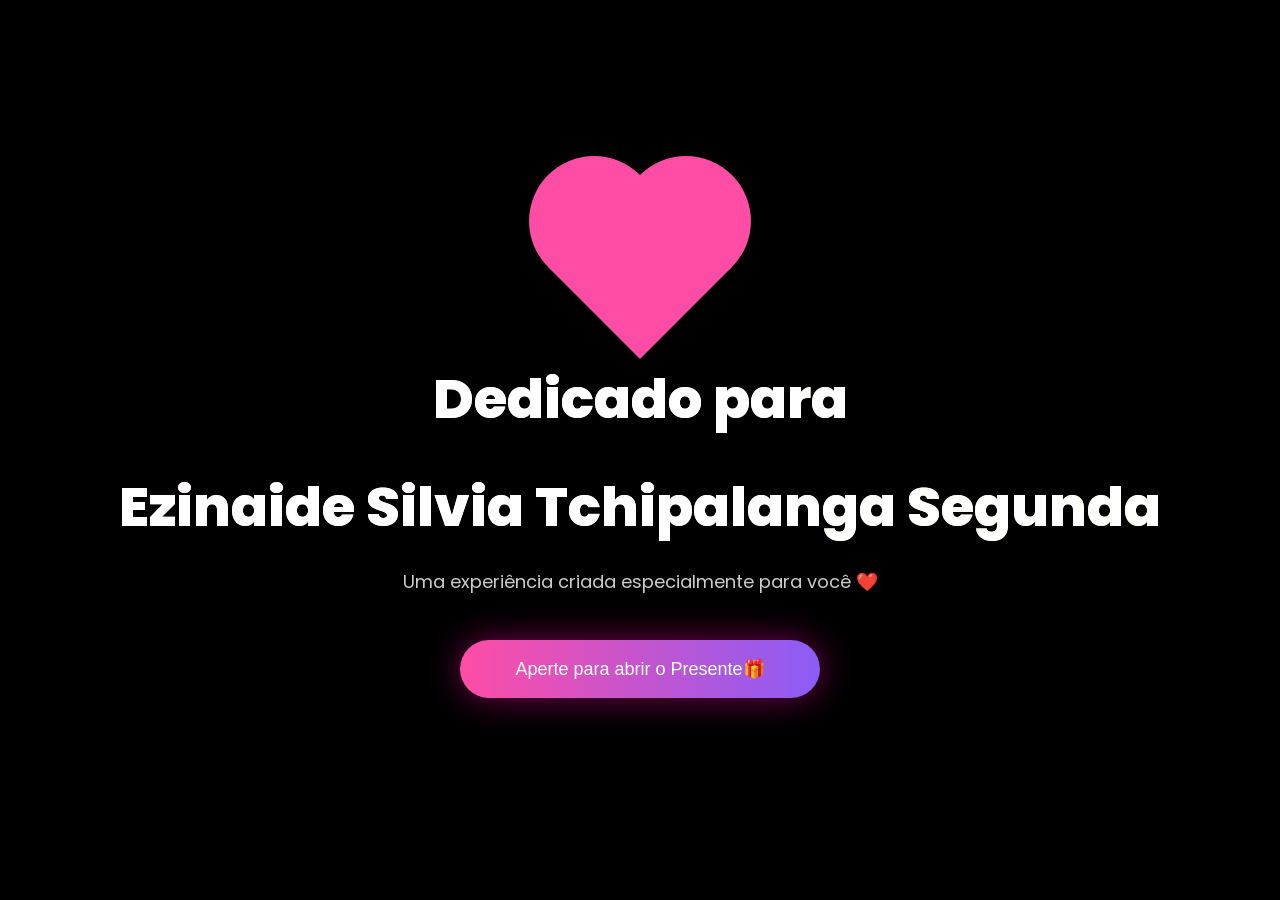
<file: index.html>
<!DOCTYPE html>
<html lang="pt">

<head>
    <meta charset="UTF-8">
    <meta name="viewport" content="width=device-width, initial-scale=1.0">
    <title>Universo do Amor</title>

    <link rel="stylesheet" href="style.css">
    <link rel="preconnect" href="https://fonts.googleapis.com">
    <link href="https://fonts.googleapis.com/css2?family=Poppins:wght@300;400;600;700;800&display=swap" rel="stylesheet">

</head>

<body>
<div id="loading-screen">
    <div class="loading-content">
        <div class="heart-loader"></div>

        <h1>Dedicado para</h1>
        <h1>Ezinaide Silvia Tchipalanga Segunda</h1>
        <p>
            Uma experiência criada especialmente para você ❤️
        </p>

        <button id="btn-entrar">
            Aperte para abrir o Presente🎁
        </button>

    </div>
</div>

<div id="transition"></div>
<div id="music-player">
    <button id="playPause">
        <i class="fa-solid fa-play"></i>
    </button>

    <div class="music-info">
        <h3>Música favorita</h3>

        <div class="barra">
            <div class="progresso"></div>
        </div>
    </div>

    <input type="range"
           id="volume"
           min="0"
           max="100"
           value="50">
</div>
<audio id="musica" loop>
    <source
        src="audio/musica.mp3"
        type="audio/mp3">
</audio>

<header>

    <div class="logo">
        ❤️ 05/07/2026 🎉
    </div>

    <nav>
        <ul>
            <li><a class="page-link" href="index.html">Início</a></li>

            <li><a class="page-link" href="galaxia.html">Galáxia</a></li>

            <li><a class="page-link" href="sentimentos.html">Sentimentos</a></li>

            <li><a class="page-link" href="momentos.html">Momentos</a></li>

            <li><a class="page-link" href="contacto.html">Contacto</a></li>
        </ul>
    </nav>
</header>

<section class="hero">
    <div class="hero-left">
        <h1>

            Feliz Aniversário 

            <strong> Nay 🎉 ❤️</strong>

        </h1>

        <p>

            Explore um universo onde cada planeta
            representa uma lembrança, um sentimento
            e o quanto és especial para mim.

        </p>

        <a href="galaxia.html" class="hero-button page-link">

            Explorar a Galáxia

        </a>
    </div>
</section>

<script src="script.js"></script>
</body>
</html>
</file>
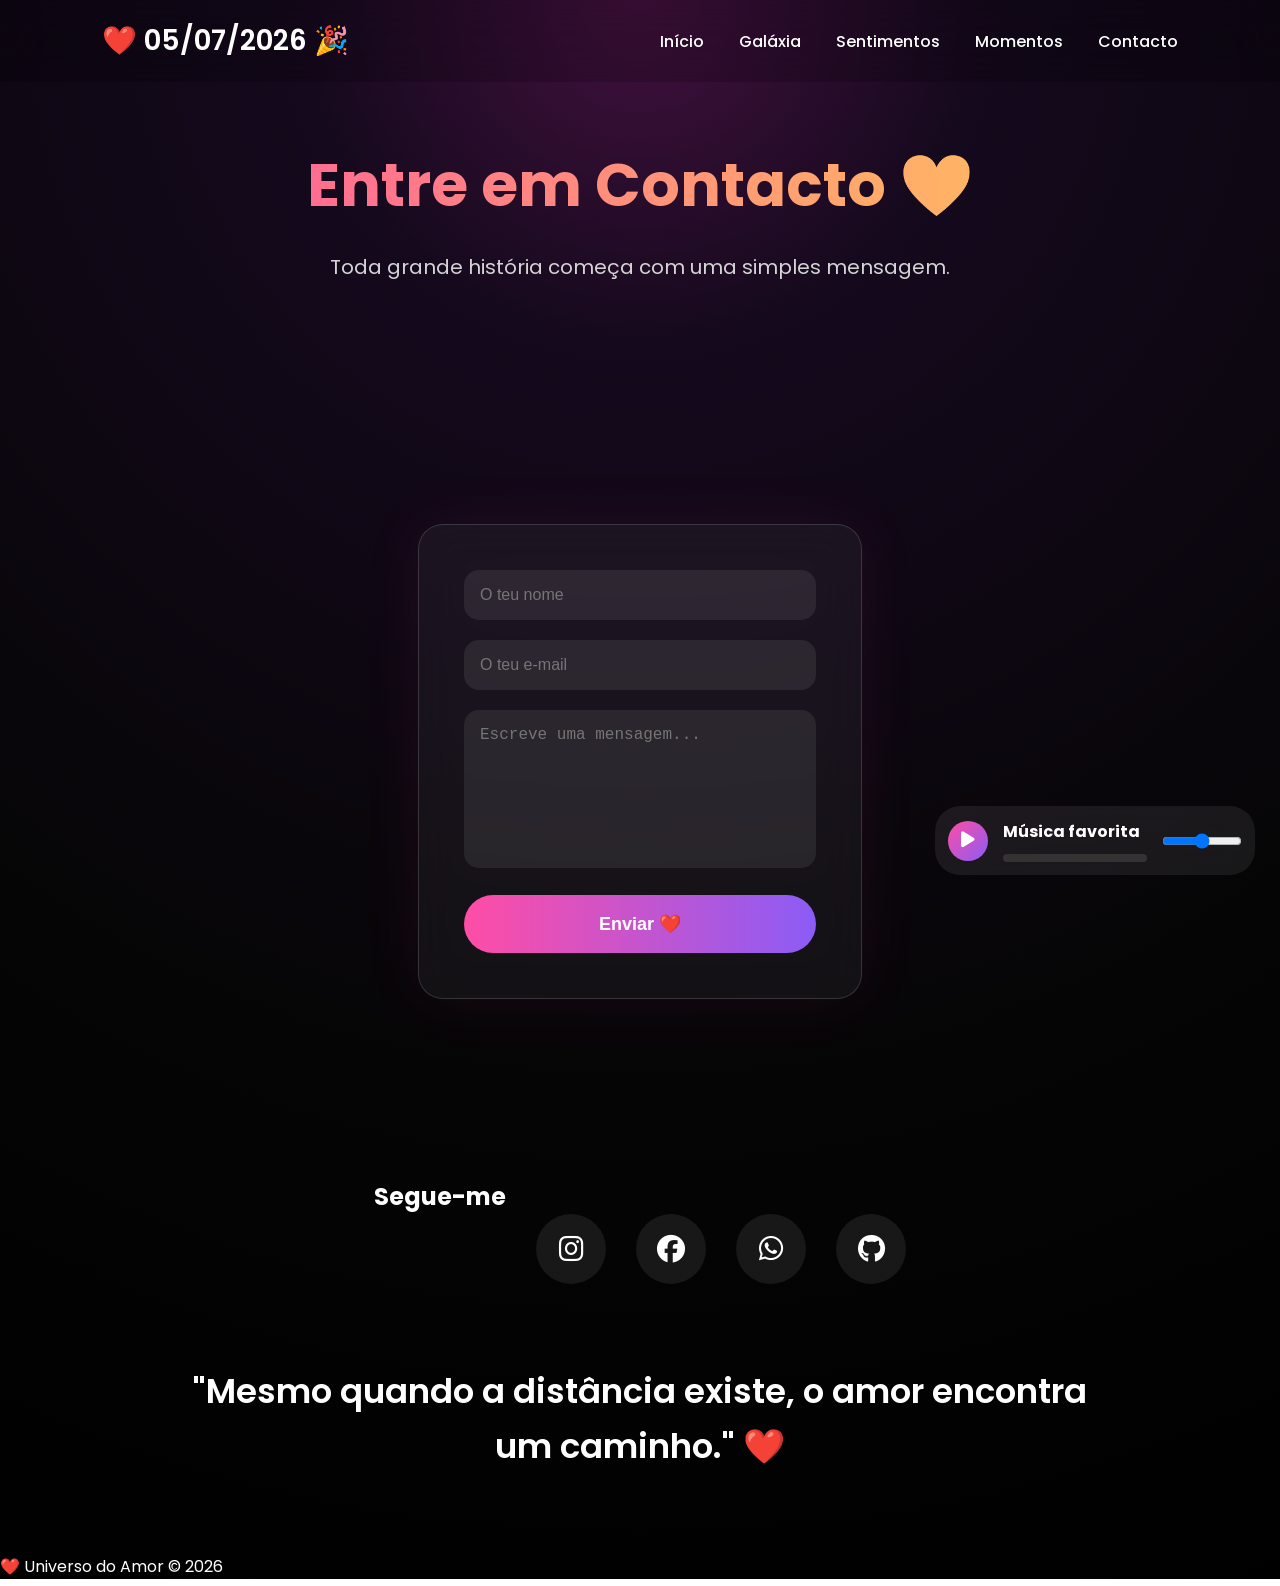
<file: contacto.html>
<!DOCTYPE html>
<html lang="pt">

<head>
    <meta charset="UTF-8">
    <meta name="viewport"
        content="width=device-width, initial-scale=1.0">

    <title>Contacto</title>
    <link rel="stylesheet" href="style.css">
    <link rel="preconnect"
        href="https://fonts.googleapis.com">

    <link rel="stylesheet"
        href="https://cdnjs.cloudflare.com/ajax/libs/font-awesome/6.6.0/css/all.min.css">

    <link href="https://fonts.googleapis.com/css2?family=Poppins:wght@300;400;600;700;800&display=swap"
        rel="stylesheet">
</head>

<body>

<!-- EFEITO DE TRANSIÇÃO -->
<div id="transition"></div>

    <!-- MENU -->
<header>

    <div class="logo">
        ❤️ 05/07/2026 🎉
    </div>

    <nav>
        <ul>
            <li><a class="page-link" href="index.html">Início</a></li>

            <li><a class="page-link" href="galaxia.html">Galáxia</a></li>

            <li><a class="page-link" href="sentimentos.html">Sentimentos</a></li>

            <li><a class="page-link" href="momentos.html">Momentos</a></li>

            <li><a class="page-link" href="contacto.html">Contacto</a></li>
        </ul>
    </nav>
</header>

<!-- TÍTULO -->
<section class="titulo">
    <h1>

        Entre em Contacto ❤️

    </h1>

    <p>

        Toda grande história começa com uma simples mensagem.

    </p>
</section>

<!-- FORMULÁRIO -->
<section id="contacto">
    <div class="contact-container">
        <form>
            <input
            type="text"
            placeholder="O teu nome"
            required>

            <input
            type="email"
            placeholder="O teu e-mail"
            required>

            <textarea
            rows="7"
            placeholder="Escreve uma mensagem..."
            required></textarea>

            <button type="submit">

            Enviar ❤️

            </button>
        </form>
    </div>
</section>

<!-- REDES SOCIAIS -->
<section class="redes">
    <h2>

        Segue-me

    </h2>

    <div class="social-icons">
        <a href="#">
            <i class="fab fa-instagram"></i>
        </a>

        <a href="#">
            <i class="fab fa-facebook"></i>
        </a>

        <a href="#">
            <i class="fab fa-whatsapp"></i>
        </a>

        <a href="#">
            <i class="fab fa-github"></i>
        </a>
    </div>
</section>

<!-- FRASE -->
<section class="frase-amor">
    <h2>

    "Mesmo quando a distância existe,
    o amor encontra um caminho."

    ❤️

    </h2>
</section>

<footer>
    <p>

    ❤️ Universo do Amor © 2026

    </p>
</footer>

<div id="music-player">
    <button id="playPause">
        <i class="fa-solid fa-play"></i>
    </button>

    <div class="music-info">
        <h3>Música favorita</h3>

        <div class="barra">
            <div class="progresso"></div>
        </div>
    </div>

    <input type="range"
           id="volume"
           min="0"
           max="100"
           value="50">
</div>
<audio id="musica" loop>
    <source
        src="audio/musica.mp3"
        type="audio/mp3">
</audio>

<script src="script.js"></script>
</body>
</html>
</file>
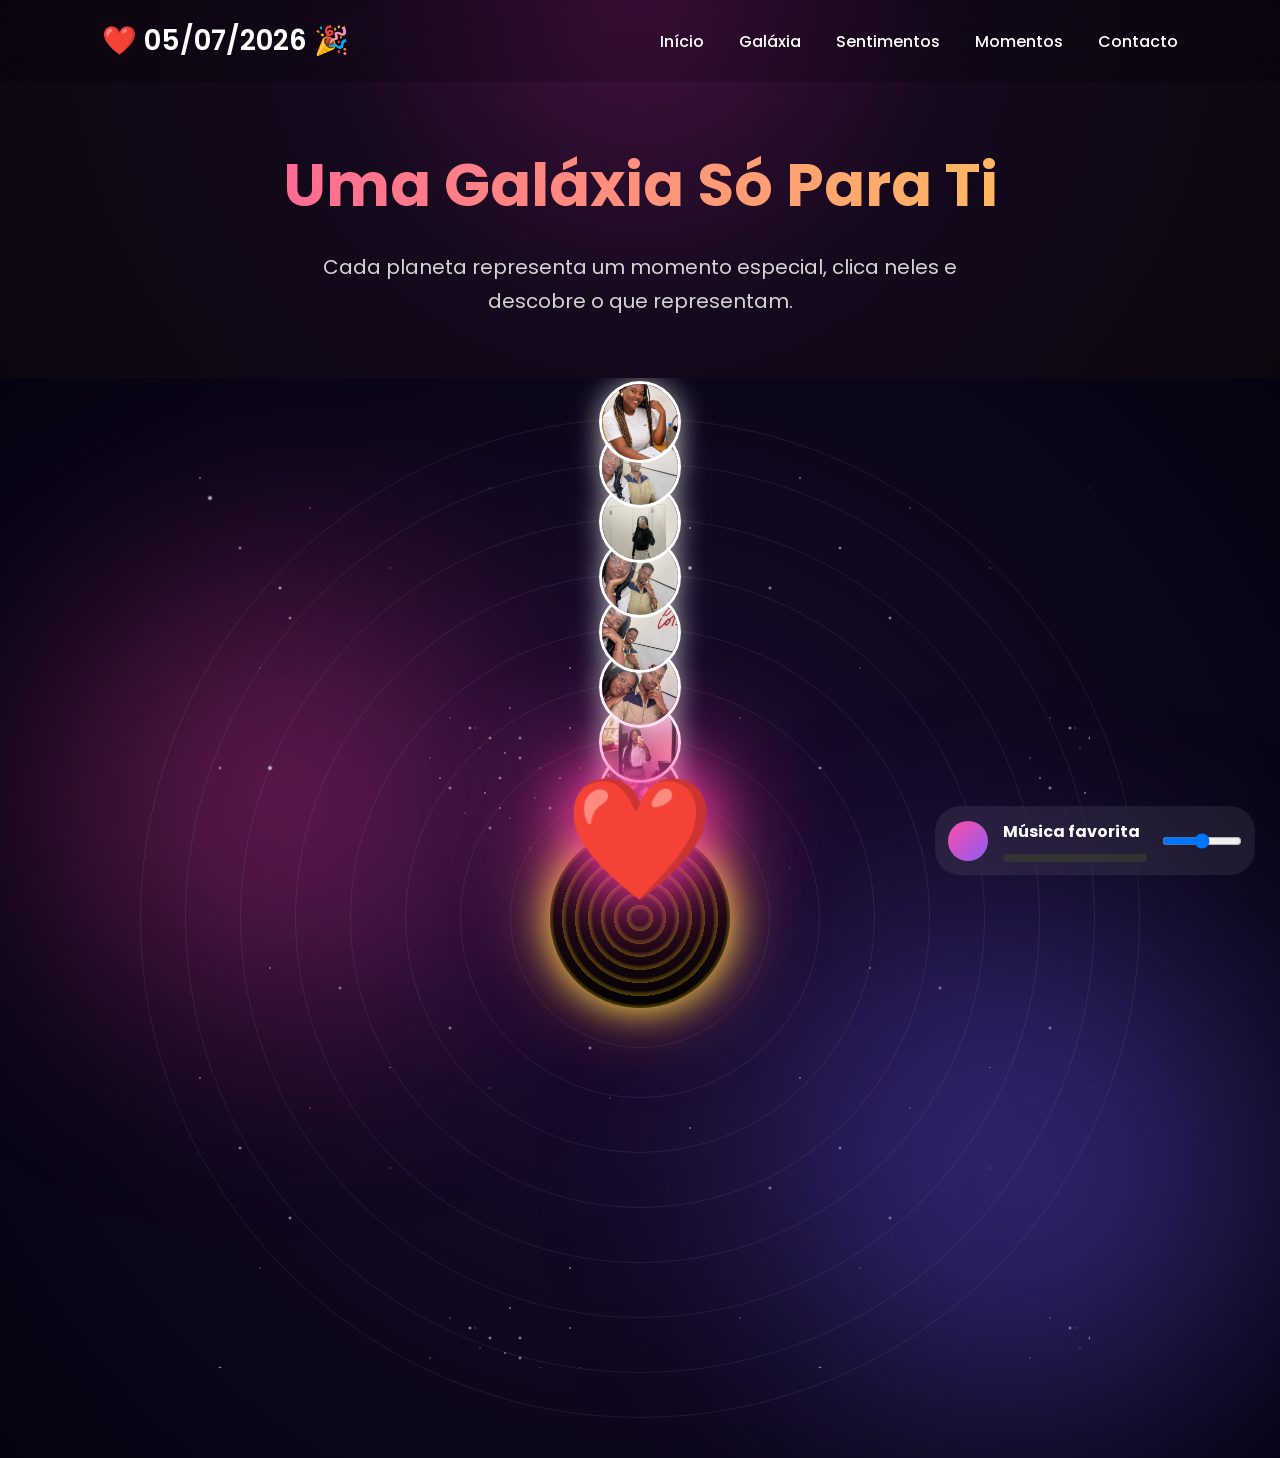
<file: galaxia.html>
<!DOCTYPE html>
<html lang="pt">

<head>
    <meta charset="UTF-8">
    <meta name="viewport"
          content="width=device-width, initial-scale=1.0">

    <title>Galáxia do Amor</title>

    <link rel="stylesheet" href="style.css">
    <link rel="preconnect"
          href="https://fonts.googleapis.com">

    <link href="https://fonts.googleapis.com/css2?family=Poppins:wght@300;400;600;700;800&display=swap"
          rel="stylesheet">

</head>

<body>

<!-- TRANSIÇÃO -->
<div id="transition"></div>

<!-- MENU -->

<header>
    <div class="logo">
        ❤️ 05/07/2026 🎉
    </div>

    <nav>
        <ul>
            <li><a class="page-link" href="index.html">Início</a></li>

            <li><a class="page-link" href="galaxia.html">Galáxia</a></li>

            <li><a class="page-link" href="sentimentos.html">Sentimentos</a></li>

            <li><a class="page-link" href="momentos.html">Momentos</a></li>

            <li><a class="page-link" href="contacto.html">Contacto</a></li>
        </ul>
    </nav>
</header>

<!-- TÍTULO -->

<section class="titulo">
    <h1>

    Uma Galáxia Só Para Ti
    </h1>

    <p>
    Cada planeta representa
    um momento especial, clica 
    neles e descobre o que representam.
    </p>
</section>

<section id="galaxia">
        <div class="universo">
            <!-- Estrelas -->
            <canvas id="starsCanvas">
                <!-- <div class="star"></div> -->
            </canvas>
            <!-- Nebulosas -->
            <div class="space-dust"></div>
            <div class="nebula nebula1"></div>
            <div class="nebula nebula2"></div>
            <!-- Sol -->
            <div class="sol">
                <div class="linhas-sol"></div>
            </div>

            <!-- Coração Gigante -->
            <div class="heart-central">

            ❤️

            </div>

            <!-- ORBITA 1 -->
            <div class="orbit orbit1">

                <div class="planet"
                    data-title="Amor"
                    data-text="Obrigado por fazer parte da minha vida, por seres essa mulher forte, protetora, respeitosa, carinhosa, humilde e amorosa,
                                contigo aprendo sempre cada vez mais e consigo ser cada vez melhor❤️.">

                    <img src="img/foto7.jpg">
                </div>
            </div>

            <!-- ORBITA 2 -->
            <div class="orbit orbit2">
                <div class="planet"
                    data-title="Rara"
                    data-text="Encontrar alguém como tu foi parceber que o mundo ainda guarda os tesouros mais valiosos
                            e puros para quem sabe esperar.">

                    <img src="img/foto8.jpg">
                </div>
            </div>

            <!-- ORBITA 3 -->
            <div class="orbit orbit3">

                <div class="planet"
                    data-title="Inspiração"
                    data-text="A tua forma de ver a vida e a tua essência transformam-me, todos os dias, na melhor versão de mim mesmo,
                    Mesmo na escuridão, teu amor ilumina meu caminho.">

                    <img src="img/foto6.jpg">
                </div>
            </div>

            <!-- ORBITA 4 -->
            <div class="orbit orbit4">

                <div class="planet"
                    data-title="Abrigo"
                    data-text="Em ti encontrei o silêncio reconfortante, a paz que acalma a mente e o abraço que cura qualquer cansaço do dia a dia,
                                pela tua energia e afeição.">

                    <img src="img/foto5.jpeg">
                </div>
            </div>

            <!-- ORBITA 5 -->
            <div class="orbit orbit5">
                <div class="planet"
                    data-title="Cumplicidade"
                    data-text="Significas aquela ligação rara onde os silêncios não são desconfortáveis e um único olhar partilhado diz absolutamente tudo.
                                O destino sempre encontra um caminho para unir dois corações.">

                    <img src="img/foto3.jpeg" alt="Attack on Titan">
                </div>
            </div>

            <!-- ORBITA 6 -->
            <div class="orbit orbit6">

                <div class="planet"
                    data-title="Presente🎁"
                    data-text="seja qual for o rumo do futuro, ter-te na minha vida hoje é a maior e mais bonita certeza de que a vida me sorriu,
                                e que minhas orações têm sido atendidas.">

                    <img src="img/foto10.jpg" alt="Jujutsu">
                </div>
            </div>

            <!-- ORBITA 7 -->
            <div class="orbit orbit7">

                <div class="planet"
                    data-title="Luz"
                    data-text="O teu sorriso tem o poder único de iluminar os meus dias mais cinzentos e guiar-me exatamente para onde preciso estar, 
                                mais do que um lugar físico, o aconchego dos teus abraços é o espaço no mundo onde me sinto verdadeiramente em casa.">

                    <img src="img/foto4.jpeg" alt="Spy x Family">
                </div>
            </div>

            <!-- ORBITA 8 -->
            <div class="orbit orbit8">

                <div class="planet anime8"
                    data-title="Sentimentos"
                    data-text="Por ti eu sinto uma grande admiração, respeito e Amor, és o meu conforto e a certeza de que, 
                                apesar das tempestasdes o meu coração estará firme e protegido ao teu lado, contudo, 
                                desejo-te um feliz Aniversário meu Amor🎉, saiba que és muito especial para mim.">

                    <img src="img/foto2.jpeg" alt="Violet">
                </div>
            </div>
    </div> 
</section>

<!-- MODAL -->
<div id="planet-modal" class="modal">
<div class="modal-content">
<span id="close-modal">

&times;

</span>

<h2 id="modal-title"></h2>
<p id="modal-text"></p>

</div>

</div>

<!-- MÚSICA -->
<div id="music-player">
    <button id="playPause">
        <i class="fa-solid fa-play"></i>
    </button>

    <div class="music-info">
        <h3>Música favorita</h3>

        <div class="barra">
            <div class="progresso"></div>
        </div>
    </div>

    <input type="range"
           id="volume"
           min="0"
           max="100"
           value="50">
</div>
<audio id="musica" loop>
    <source
        src="audio/musica.mp3"
        type="audio/mp3">
</audio>

<script src="script.js"></script>
</body>
</html>
</file>
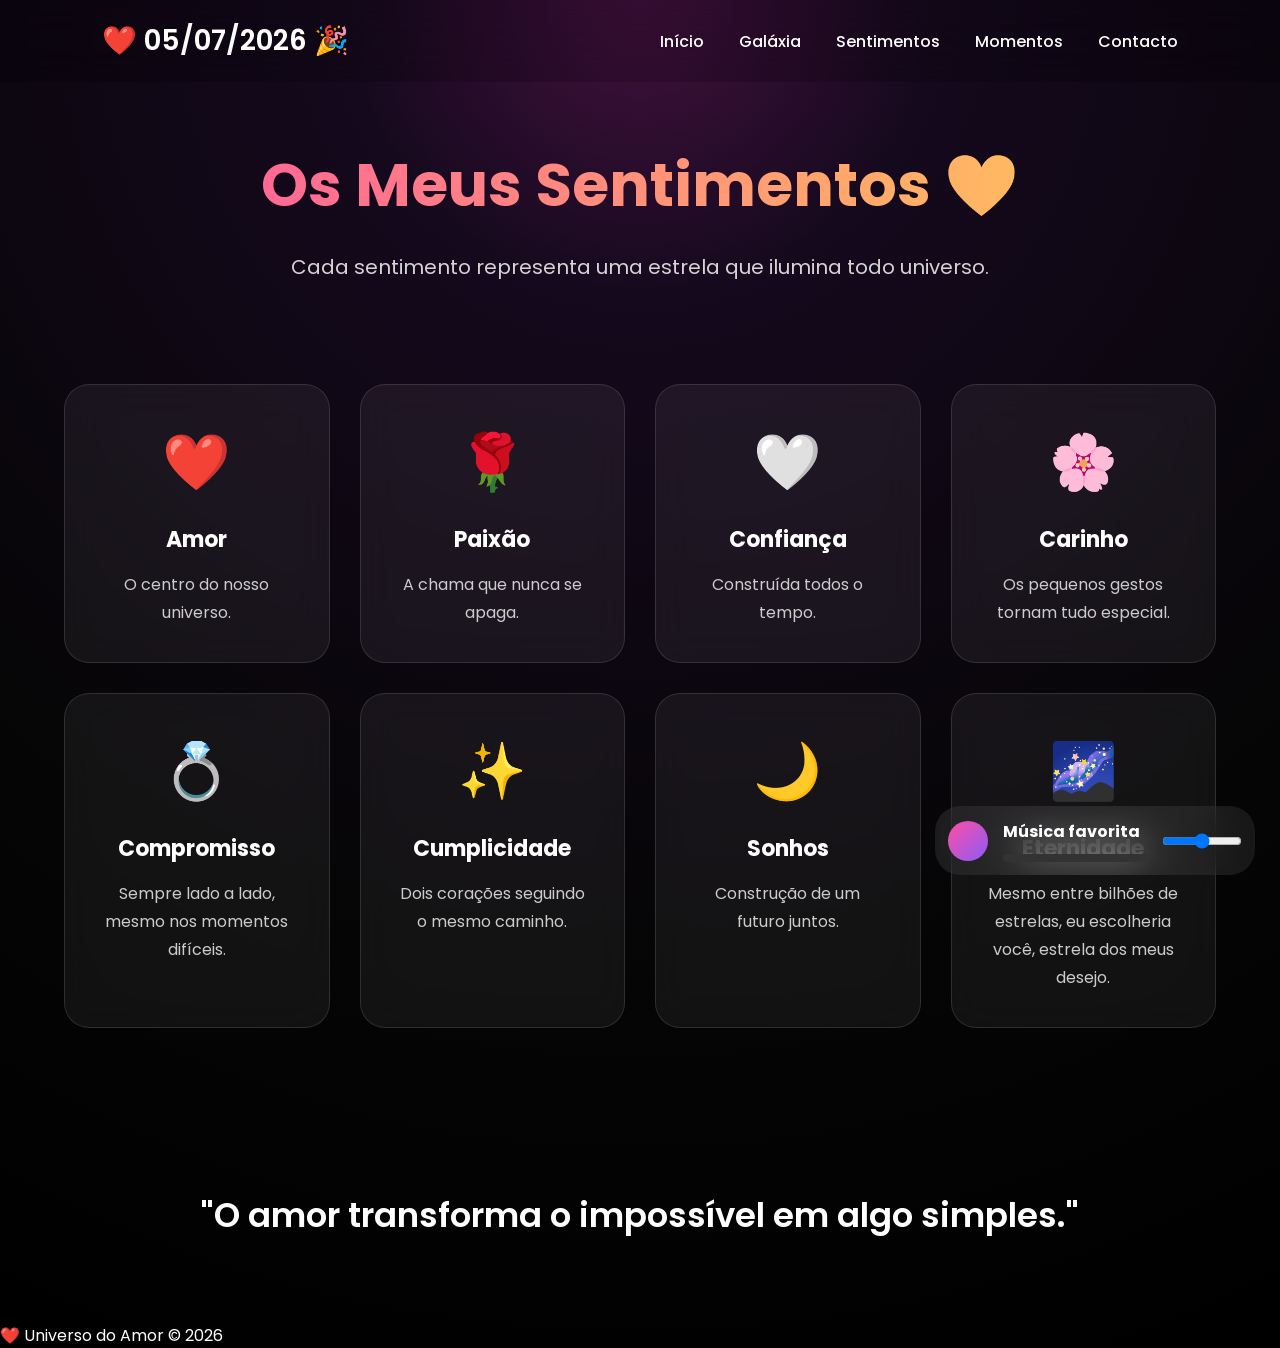
<file: sentimentos.html>
<!DOCTYPE html>
<html lang="pt">

<head>
    <meta charset="UTF-8">
    <meta name="viewport"
        content="width=device-width, initial-scale=1.0">
    <title>Sentimentos</title>
    <link rel="stylesheet" href="style.css">
    <link rel="preconnect"
        href="https://fonts.googleapis.com">

    <link href="https://fonts.googleapis.com/css2?family=Poppins:wght@300;400;600;700;800&display=swap"
        rel="stylesheet">
</head>

<body>

<!-- TRANSIÇÃO -->

<div id="transition"></div>
<div id="music-player">
    <button id="playPause">
        <i class="fa-solid fa-play"></i>
    </button>

    <div class="music-info">
        <h3>Música favorita</h3>

        <div class="barra">
            <div class="progresso"></div>
        </div>
    </div>

    <input type="range"
           id="volume"
           min="0"
           max="100"
           value="50">
</div>

<audio id="musica" loop>
    <source
        src="audio/musica.mp3"
        type="audio/mp3">
</audio>

<!-- MENU -->

<header>
    <div class="logo">
        ❤️ 05/07/2026 🎉
    </div>

    <nav>
        <ul>
            <li><a class="page-link" href="index.html">Início</a></li>

            <li><a class="page-link" href="galaxia.html">Galáxia</a></li>

            <li><a class="page-link" href="sentimentos.html">Sentimentos</a></li>

            <li><a class="page-link" href="momentos.html">Momentos</a></li>

            <li><a class="page-link" href="contacto.html">Contacto</a></li>
        </ul>
    </nav>
</header>

<section class="titulo">
    <h1>

    Os Meus Sentimentos ❤️

    </h1>

    <p>

    Cada sentimento representa uma estrela que ilumina todo universo.

    </p>
</section>

<section id="sentimentos">
    <div class="cards">
        <div class="card">
            <div class="emoji">❤️</div>

            <h2>Amor</h2>

            <p>

                O centro do nosso universo.

            </p>
        </div>

        <div class="card">
            <div class="emoji">🌹</div>
            <h2>Paixão</h2>

            <p>

                A chama que nunca se apaga.

            </p>
        </div>

        <div class="card">
            <div class="emoji">🤍</div>
            <h2>Confiança</h2>

            <p>

                Construída todos o tempo.

            </p>
        </div>

        <div class="card">
            <div class="emoji">🌸</div>
            <h2>Carinho</h2>

            <p>

                Os pequenos gestos tornam tudo especial.

            </p>
        </div>

        <div class="card">
            <div class="emoji">💍</div>
            <h2>Compromisso</h2>

            <p>

                Sempre lado a lado, mesmo nos momentos difíceis.

            </p>
        </div>

        <div class="card">
            <div class="emoji">✨</div>
            <h2>Cumplicidade</h2>

            <p>

                Dois corações seguindo o mesmo caminho.

            </p>
        </div>

        <div class="card">
            <div class="emoji">🌙</div>
            <h2>Sonhos</h2>

            <p>

                Construção de um futuro juntos.

            </p>
        </div>

        <div class="card">
            <div class="emoji">🌌</div>
            <h2>Eternidade</h2>

            <p>

            Mesmo entre bilhões de estrelas,
            eu escolheria você, estrela dos meus desejo.

            </p>
        </div>
    </div>
</section>

<section class="frase-amor">
    <h2>

        "O amor transforma o impossível
        em algo simples."

    </h2>
</section>

<footer>
    <p>

        ❤️ Universo do Amor © 2026

    </p>
</footer>

<script src="script.js"></script>
</body>
</html>
</file>
<file: style.css>
/* =====================================================
   UNIVERSO DO AMOR
   STYLE.CSS
===================================================== */

/* ===========================
   RESET
=========================== */
*{
    margin:0;
    padding:0;
    box-sizing:border-box;
}

html{
    scroll-behavior:smooth;
}

body{
    font-family:'Poppins',sans-serif;
    background:#030303;
    color:white;
    overflow-x:hidden;
    min-height:100vh;
}

/* ===========================
   VARIÁVEIS
=========================== */
:root{
--rosa:#ff4da6;
--rosa2:#ff7ec8;
--roxo:#8b5cf6;
--azul:#4f9cff;
--dourado:#ffd54f;
--branco:#ffffff;
--preto:#030303;
--glass:rgba(255,255,255,.08);
--glass2:rgba(255,255,255,.12);
}

/* ===========================
   FUNDO
=========================== */
body{
background:
radial-gradient(circle at top,#43113f 0%,#15091d 20%,#050505 65%,#000 100%);
}

/* =====================================================
   TELA INICIAL
===================================================== */
#loading-screen{
position:fixed;
top:0;
left:0;
width:100%;
height:100vh;
display:flex;
justify-content:center;
align-items:center;
background:black;
z-index:999999;
transition:1s;
}

.loading-content{
text-align:center;
}

.loading-content h1{
font-size:55px;
font-weight:800;
margin-top:25px;
background:linear-gradient(90deg,#ff7ec8,#ffffff,#ffd54f);
-webkit-background-clip:text;
background-clip: text;
}

.loading-content p{
margin-top:20px;
font-size:18px;
color:#cccccc;
}

/* BOTÃO */
#btn-entrar{
margin-top:45px;
padding:18px 55px;
font-size:18px;
border:none;
border-radius:50px;
cursor:pointer;
background:linear-gradient(90deg,var(--rosa),var(--roxo));
color:white;
transition:.4s;
box-shadow:0 0 35px rgba(255,0,170,.45);
}

.hero-button{
display:inline-block;
padding:18px 55px;
border-radius:50px;
text-decoration:none;
background:linear-gradient(90deg, var(--rosa),var(--roxo));
color:white;
font-size:18px;
font-weight:600;
transition:.4s;
box-shadow:0 0 25px rgba(255,0,170,.4);
}

#btn-entrar:hover{
transform:translateY(-5px);
box-shadow:0 0 45px rgba(255,0,170,.7);
}

/* =====================================================
   CORAÇÃO
===================================================== */
.heart-loader{
width:130px;
height:130px;
margin:auto;
background:var(--rosa);
transform:rotate(-45deg);
animation:pulse 2s infinite;
position:relative;
}

.heart-loader::before{
content:"";
position:absolute;
width:130px;
height:130px;
border-radius:50%;
background:var(--rosa);
top:-65px;
left:0;
}

.heart-loader::after{
content:"";
position:absolute;
width:130px;
height:130px;
border-radius:50%;
background:var(--rosa);
left:65px;
}

/*=========================
        HEADER
=========================*/
header{
position:fixed;
top:0;
left:0;
width:100%;
padding:20px 8%;
display:flex;
justify-content:space-between;
align-items:center;
background:rgba(0,0,0,.18);
backdrop-filter:blur(20px);
z-index:999;
}

.logo{
font-size:28px;
font-weight:600;
color:white;
}

/*=========================
        MENU
=========================*/
nav ul{
display:flex;
gap:35px;
list-style:none;
}

nav a{
text-decoration:none;
color:white;
font-weight:500;
transition:.35s;
position:relative;
}

nav a::after{
content:"";
position:absolute;
bottom:-5px;
left:0;
width:0;
height:2px;
background:var(--rosa);
transition:.35s;
}

nav a:hover{
color:var(--rosa2);
}

nav a:hover::after{
width:100%;
}

/* =====================================================
   PLAYER
===================================================== */
#music-player{
position:fixed;
right:25px;
bottom:25px;
width:320px;
padding:13px;
border-radius:25px;
background:var(--glass);
backdrop-filter:blur(20px);
display:flex;
align-items:center;
gap:15px;
z-index:999;
}

#playPause{
width:40px;
height:40px;
border-radius:50%;
border:none;
background:linear-gradient(135deg,var(--rosa),var(--roxo));
color:white;
cursor:pointer;
font-size:18px;
}

.music-info{
flex:1;
}

.music-info h3{
font-size:16px;
margin-bottom:10px;
}

.barra{
width:100%;
height:8px;
background:#333;
border-radius:20px;
overflow:hidden;
}

.progresso{
width:0;
height:100%;
background:linear-gradient(90deg,var(--rosa),var(--dourado));
}

#volume{
width:80px;
}

/*=========================
        TRANSIÇÃO
=========================*/
#transition{
position:fixed;
top:0;
left:0;
width:100%;
height:100%;
background:black;
opacity:0;
pointer-events:none;
transition:.7s;
z-index:999999;
}

#transition.active{
opacity:1;
pointer-events:auto;
}

/*=========================
        HERO
=========================*/
.hero{
height:100vh;
display:flex;
justify-content:space-between;
align-items:center;
text-align:center;
padding:0 10%;
}

.hero-content{
max-width:900px;
}

.hero h1{
font-size:90px;
font-weight:800;
margin-bottom:25px;
background:linear-gradient(90deg, var(--rosa),white, var(--dourado));
-webkit-background-clip:text;
background-clip:text;
-webkit-text-fill-color:transparent;
}

.hero p{
font-size:22px;
line-height:38px;
color:#ddd;
margin-bottom:45px;
}

/* =====================================================
   HERO
===================================================== */
.hero-left{
max-width:650px;
}

.hero-left span{
font-size:20px;
color:#ddd;
}

.hero-left h1{
margin-top:15px;
font-size:80px;
line-height:90px;
font-weight:800;
}

.hero-left strong{
color:var(--rosa2);
}

.hero-left p{
margin-top:30px;
font-size:20px;
line-height:35px;
color:#d6d6d6;
}

.hero-button{
margin-top:40px;
padding:20px 60px;
border:none;
border-radius:60px;
font-size:20px;
cursor:pointer;
background:linear-gradient(90deg,var(--rosa),var(--roxo));
color:white;
transition:.4s;
}

.hero-button:hover{
transform:scale(1.08);
box-shadow:0 0 45px rgba(255,0,170,.7);
}

/*=========================
        TÍTULOS
=========================*/
.titulo{
padding-top:140px;
padding-bottom:60px;
text-align:center;
}

.titulo h1{
font-size:60px;
margin-bottom:20px;
background:linear-gradient(90deg, var(--rosa), var(--dourado));
-webkit-background-clip:text;
background-clip:text;
-webkit-text-fill-color:transparent;
}

.titulo p{
font-size:20px;
color:#d4d4d4;
max-width:700px;
margin:auto;
line-height:34px;
}

/* =====================================================
   ANIMAÇÕES
===================================================== */

@keyframes pulse{
    0%{
    transform:rotate(-45deg) scale(1);
    }
    50%{
    transform:rotate(-45deg) scale(1.12);
    }
    100%{
    transform:rotate(-45deg) scale(1);
    }
}

@keyframes fadeUp{
    from{
        opacity:0;
        transform:translateY(50px);
    }

    to{
        opacity:1;
        transform:translateY(0);
    }

}
.hero,
.titulo{
    animation:fadeUp 1.2s;
}

/* =====================================================
                GALÁXIA
=====================================================*/
#galaxia{
    position:relative;
    width:100%;
    min-height: 100vh;
    height:120vh;
    display:flex;
    justify-content:center;
    align-items:center;
    overflow:hidden;
    /*background:radial-gradient(circle at center, rgba(255,70,170,.08), transparent 45%);*/
    background: radial-gradient(circle at center, #1c0c31 0%, #0b0618 70%, #050312 100%);
}

/* =====================================================
            UNIVERSO
=====================================================*/
.universo{
    position:relative;
    width:900px;
    height:900px;
    display:flex;
    justify-content:center;
    align-items:center;
    perspective: 1200px;
    margin: auto;
    transform-style: preserve-3d;
    transform-origin: center;
}

/* =====================================================
          ESPIRAL GALÁCTICA
=====================================================*/
.universo::before{
    content: "";
    position: absolute;
    inset: 0;

    background-image:
    /* =========================
       25 ESTRELAS PRÓXIMAS DO CENTRO
    ========================== */
    radial-gradient(2px 2px at 280px 260px, rgba(255,255,255,.9), transparent),
    radial-gradient(1.5px 1.5px at 320px 240px, rgba(255,255,255,.8), transparent),
    radial-gradient(1px 1px at 350px 300px, rgba(255,255,255,.7), transparent),
    radial-gradient(2px 2px at 260px 320px, rgba(255,255,255,.9), transparent),
    radial-gradient(1.5px 1.5px at 310px 340px, rgba(255,255,255,.8), transparent),
    radial-gradient(1px 1px at 290px 280px, rgba(255,255,255,.6), transparent),
    radial-gradient(2px 2px at 330px 270px, rgba(255,255,255,.9), transparent),
    radial-gradient(1.5px 1.5px at 370px 310px, rgba(255,255,255,.8), transparent),
    radial-gradient(1px 1px at 240px 290px, rgba(255,255,255,.7), transparent),
    radial-gradient(2px 2px at 300px 360px, rgba(255,255,255,.9), transparent),
    radial-gradient(1px 1px at 340px 380px, rgba(255,255,255,.6), transparent),
    radial-gradient(1.5px 1.5px at 380px 260px, rgba(255,255,255,.8), transparent),
    radial-gradient(1px 1px at 260px 250px, rgba(255,255,255,.7), transparent),
    radial-gradient(2px 2px at 310px 310px, rgba(255,255,255,.9), transparent),
    radial-gradient(1.5px 1.5px at 295px 325px, rgba(255,255,255,.8), transparent),
    radial-gradient(1px 1px at 275px 345px, rgba(255,255,255,.6), transparent),
    radial-gradient(2px 2px at 360px 340px, rgba(255,255,255,.9), transparent),
    radial-gradient(1px 1px at 390px 300px, rgba(255,255,255,.7), transparent),
    radial-gradient(1.5px 1.5px at 250px 310px, rgba(255,255,255,.8), transparent),
    radial-gradient(2px 2px at 330px 290px, rgba(255,255,255,.9), transparent),
    radial-gradient(1px 1px at 285px 260px, rgba(255,255,255,.6), transparent),
    radial-gradient(1.5px 1.5px at 315px 285px, rgba(255,255,255,.8), transparent),
    radial-gradient(1px 1px at 345px 330px, rgba(255,255,255,.7), transparent),
    radial-gradient(2px 2px at 300px 270px, rgba(255,255,255,.9), transparent),
    radial-gradient(1px 1px at 320px 350px, rgba(255,255,255,.6), transparent),

    /* =========================
       25 ESTRELAS MAIS AFASTADAS
    ========================== */
    radial-gradient(2px 2px at 50px 80px, rgba(255,255,255,.9), transparent),
    radial-gradient(1px 1px at 120px 40px, rgba(255,255,255,.7), transparent),
    radial-gradient(1.5px 1.5px at 500px 60px, rgba(255,255,255,.8), transparent),
    radial-gradient(2px 2px at 580px 120px, rgba(255,255,255,.9), transparent),
    radial-gradient(1px 1px at 420px 30px, rgba(255,255,255,.6), transparent),
    radial-gradient(1.5px 1.5px at 80px 500px, rgba(255,255,255,.8), transparent),
    radial-gradient(2px 2px at 150px 520px, rgba(255,255,255,.9), transparent),
    radial-gradient(1px 1px at 600px 400px, rgba(255,255,255,.7), transparent),
    radial-gradient(1.5px 1.5px at 520px 480px, rgba(255,255,255,.8), transparent),
    radial-gradient(2px 2px at 30px 300px, rgba(255,255,255,.9), transparent),
    radial-gradient(1px 1px at 70px 200px, rgba(255,255,255,.6), transparent),
    radial-gradient(1.5px 1.5px at 200px 600px, rgba(255,255,255,.8), transparent),
    radial-gradient(2px 2px at 400px 580px, rgba(255,255,255,.9), transparent),
    radial-gradient(1px 1px at 550px 250px, rgba(255,255,255,.7), transparent),
    radial-gradient(1.5px 1.5px at 450px 450px, rgba(255,255,255,.8), transparent),
    radial-gradient(2px 2px at 100px 150px, rgba(255,255,255,.9), transparent),
    radial-gradient(1px 1px at 300px 20px, rgba(255,255,255,.6), transparent),
    radial-gradient(1.5px 1.5px at 620px 320px, rgba(255,255,255,.8), transparent),
    radial-gradient(2px 2px at 260px 560px, rgba(255,255,255,.9), transparent),
    radial-gradient(1px 1px at 480px 520px, rgba(255,255,255,.7), transparent),
    radial-gradient(1.5px 1.5px at 10px 10px, rgba(255,255,255,.8), transparent),
    radial-gradient(2px 2px at 640px 640px, rgba(255,255,255,.9), transparent),
    radial-gradient(1px 1px at 200px 100px, rgba(255,255,255,.6), transparent),
    radial-gradient(1.5px 1.5px at 380px 200px, rgba(255,255,255,.8), transparent),
    radial-gradient(2px 2px at 500px 500px, rgba(255,255,255,.9), transparent);

    background-repeat: repeat;
    background-size: 600px 600px;
    opacity: 0.8;
    pointer-events: none;
    animation: estrelas 120s linear infinite;
    z-index: 0;
}

.universo .space-dust{
    position: absolute;
    inset: 0;
    background: 
        radial-gradient(circle at 30% 30%, 
        radial-gradient rgba(255, 255, 255, 0.03), transparent 60%),
        radial-gradient (Cicle at 70% 70%, rgba(70% 70%, 255, 255, 255, 0.02) transparent 60%);
    animation: dust 200s linear infinite;
}

.universo::after{
    content: "";
    position: absolute;
    inset: 0;
    background-image:
        radial-gradient(3px 3px at 20px 30px, rgba(255, 255, 255,0.9), transparent),
        radial-gradient(2px 2px at 90px 120px, rgba(255, 255, 255, 0.9), transparent),
        radial-gradient(2.5px 2.5px at 500px 100px, rgba(255, 255, 255,0.9), transparent),
        radial-gradient(3px 3px at 80px 300px, rgba(255, 255, 255,0.9), transparent),
        radial-gradient(2px 2px at 450px 350px,   rgba(255, 255, 255,0.9), transparent);
    background-repeat: no-repeat;
    animation: twinkling 4s infinite ease-in-out;
    pointer-events: none;
    z-index: 1;
}

#starsCanvas{
position:absolute;
inset: 0;
width: 100%;
height: 100%;
pointer-events:none;
display: block;
z-index: 0;
}
.star{
position:absolute;
left: 200px;
top: 150px;
width: 5px;
height: 5px;
border-radius: 50%;
background: white;
box-shadow: 0 0 8px white;
}

/* =====================================================
            NEBULOSAS
=====================================================*/
.nebula {
position:absolute;
border-radius:50%;
filter:blur(120px);
opacity:.35;
animation:nebulaMove 18s ease-in-out infinite;
pointer-events:none;
}

.nebula1 {
width:420px;
height:420px;
background:#ff3ea5;
left:-120px;
top:120px;
}

.nebula2 {
width:500px;
height:500px;
background:#6b5cff;
right:-180px;
bottom:-50px;
animation-delay:8s;
}

/* =====================================================
                  SOL
=====================================================*/
.sol{
    position:absolute;
    width:180px;
    height:180px;
    border-radius:50%;
    background:#020202;
    display:flex;
    justify-content:center;
    align-items:center;
    box-shadow:
    0 0 35px #ffd54f,
    0 0 70px rgba(255,215,0,.45),
    0 0 120px rgba(255,0,170,.18);
    z-index:100;
}

/* linhas douradas */
.linhas-sol{
position:absolute;
width:100%;
height:100%;
border-radius:50%;
background:
repeating-radial-gradient(circle, transparent 0px, transparent 8px, rgba(255,215,0,.18) 10px, rgba(255,215,0,.30) 13px);
animation:solRotate 20s linear infinite;
}

/* =====================================================
          CORAÇÃO GIGANTE
=====================================================*/
.heart-central{
position:absolute;
top:50%;
left:50%;
transform:translate(-50%,-170px);
font-size:120px;
z-index:120;
filter:
drop-shadow(0 0 30px #ff3ea5)
drop-shadow(0 0 60px #ff3ea5);
animation:heartBeat 2s infinite;
}

/* =====================================================
                ÓRBITAS
=====================================================*/
.orbit{
    position:absolute;
    border:1px solid rgba(255,255,255,.08);
    border-radius:50%;
    display:flex;
    justify-content:center;
    align-items:flex-start;
    animation:rotateOrbit linear infinite;
    pointer-events:none;
    transform-origin: center;
    z-index: 10;
}


/* tamanhos */
.orbit1{
width:260px;
height:260px;
animation-duration:10s;
}

.orbit2{
width:360px;
height:360px;
animation-duration:14s;
}

.orbit3{
width:470px;
height:470px;
animation-duration:18s;
}

.orbit4{
width:580px;
height:580px;
animation-duration:22s;
}

.orbit5{
width:690px;
height:690px;
animation-duration:26s;
}

.orbit6{
width:800px;
height:800px;
animation-duration:30s;
}

.orbit7{
width:910px;
height:910px;
animation-duration:34s;
}

.orbit8{
width:1000px;
height:1000px;
animation-duration:38s;
}

/* =====================================================
              PLANETAS
=====================================================*/
.planet{
    position:absolute;
    top:-38px;
    cursor:pointer;
    transition:.5s;
    z-index: 50;
    pointer-events: auto;
    animation: counterRotate 8s linear infinite;
}

.planet img{
width:82px;
height:82px;
border-radius:50%;
object-fit:cover;
border:3px solid white;
box-shadow:0 0 25px rgba(255,255,255,.5);
transition:.5s;
}

.planet:hover{
transform:scale(1.25);
z-index:300;
}

.planet:hover img{
    transform: 
    scale(1.25)
    translateZ(40px);
    box-shadow: 0 0 35px #ff4da6, 0 0 70px #ff4da6;
}

/* =====================================================
      BRILHO DOS PLANETAS
=====================================================*/
.planet::after{
content:"";
position:absolute;
left:50%;
top:50%;
transform:translate(-50%,-50%);
width:90px;
height:90px;
border-radius:50%;
background:rgba(255,255,255,.10);
filter:blur(20px);
z-index:-1;
}

/* =====================================================
             ANIMAÇÕES
=====================================================*/
@keyframes counterRotate{
    from{
    transform: rotate(-50deg);
    /*rotateX(70deg)
    rotateZ(0deg);*/
    }

    to{
    transform: rotate(-50deg); 
   /*rotatex(70deg)
    rotatez(360deg);*/
    }
}

@keyframes rotateOrbit{
    from{
    transform: rotate (0deg); 
    }

    to{
    transform: rotate(360deg); 

    }
}

@keyframes heartBeat{
    0%{
    transform:translate(-50%,-170px) scale(1);
    }
    50%{
    transform:translate(-50%,-170px) scale(1.18);
    }
    100%{
    transform:translate(-50%,-170px) scale(1);
    }
}

@keyframes solRotate{
    from{
        transform: rotate (0deg); 

    /*transform:
        rotateX(70deg)
        rotateZ(0deg); */
    }
    to{
      transform:rotate(360deg);

        /*transform:
        rotatex(70deg)
        rotatez(360deg);*/
    }
}

@keyframes nebulaMove{
    0%{
    transform:translate(0,0);
    }
    50%{
    transform:translate(40px,-30px);
    }
    100%{
    transform:translate(0,0);
    }
}

@keyframes estrelas{
    from{
    transform:translate(0,0);
    }

    to{
    transform:translateY(-400px);
    }
}

@keyframes twinkling{
    0%, 100%{
    opacity: 0.8; transform: scale(1);
    }
    50%{
    opacity: 0.3; transform: scale(1.3);
    }
}

@keyframes dust{
    from{
    transform: rotate(0deg);
    }
    to{
    transform: rotate(360deg);
    }
}

/* =====================================================
        GLASSMORPHISM - CARDS DE SENTIMENTOS
=====================================================*/
.glass{
    background: rgba(255,255,255,.08);
    backdrop-filter: blur(18px);
    border: 1px solid rgba(255, 255, 255, .12);
    border-radius: 25px;
}

.footer{
    margin-top: 100%;
    padding: 35px;
    text-align: center;
    background: rgba(255,255,255,.05);
    backdrop-filter: blur(15px);
    border-top: 1px solid rgba(255, 255, 255, .08);
}

.footer p{
    color: #bbb;
    font-size: 15px;
}

#sentimentos{
padding:40px 0 80px;
margin: auto;
max-width: 1200px;
text-align:center;
width:90%;
}

.cards{
display:grid;

grid-template-columns:repeat(auto-fit,minmax(250px,1fr));

gap:30px;

}

.card{

background:rgba(255,255,255,.06);
backdrop-filter:blur(18px);
border:1px solid rgba(255,255,255,.12);
border-radius:25px;
padding:35px;
cursor:pointer;
transition:.4s;
text-align:center;
}

.card:hover{
transform:translateY(-10px) scale(1.03);
box-shadow:0 0 40px rgba(255,77,166,.35);
}

.card h2{
margin-bottom: 15px;
font-size:22px;
}

.card p{
line-height: 28px;
color:#ccc;
}

.emoji{
    font-size: 55px;
    margin-bottom: 20px;
}
/* brilho interno */
.card::before{
content:"";
position:absolute;
width:200%;
height:200%;
background:radial-gradient(circle,rgba(255,255,255,.15),transparent 60%);
top:-50%;
left:-50%;
opacity:0;
transition:.4s;
}

.card:hover::before{
opacity:1;
}

.frase-amor{
    width: 90%;
    max-width: 900px;
    margin: 80px auto;
    text-align: center;
}

.frase-amor h2{
    font-size: 34px;
    line-height: 55px;
    font-weight: 600;
}

/* =====================================================
        GALERIA ANIMADA
=====================================================*/
#galeria{
    width: 90%;
    max-width: 1300px;
    margin: auto;
    padding-bottom: 100px;
    text-align:center;
}

.gallery{
    display:grid;
    grid-template-columns:repeat(auto-fit,minmax(250px,1fr));
    gap:25px;
}

.foto{
    overflow:hidden;
    border-radius:20px;
    cursor:pointer;
    transition:.4s;
}

.foto img{
    width:100%;
    height:280px;
    object-fit:cover;
    transition:.5s;
}

.foto:hover img{
transform:scale(1.12);
}

.foto:hover::after{

opacity:1;

}

/* =====================================================
        CONTACTO FUTURISTA
=====================================================*/

#contacto{
    width: 90%;
    max-width: 700px;
    margin: 60px auto;
    padding:120px 10%;
    display:flex;
    justify-content:center;
    align-items:center;
}

.contact-container{
    padding:45px;
    background:rgba(255,255,255,.05);
    backdrop-filter:blur(20px);
    border-radius:25px;
    border:1px solid rgba(255,255,255,.15);

    text-align:center;
    box-shadow:0 0 60px rgba(255,77,166,.08);

}

.contact-container input, .contact-container textarea{
    width:100%;
    font-size:16px;
    margin-bottom:20px;
    color:#ccc;
    outline:none;
    border-radius:15px;
    padding:16px;
    border: none;
    background:rgba(255,255,255,.08);
}

.contact-container textarea{
    resize: none;
}

.contact-container button{
width:100%;
padding:18px;
border:none;
border-radius:40px;
background:linear-gradient(90deg,#ff4da6,#8b5cf6);
color:white;
font-size:18px;
font-weight: 600;
transition:.35s;

}

.contact-container button:hover{
    transform:translateY(-5px);
    box-shadow:0 0 35px rgba(255,77,166,.4)5;
}

/* =====================================================
        MODAL DOS PLANETAS
=====================================================*/

.modal{
position:fixed;
inset:0;
background:rgba(0,0,0,.75);
display:none;
justify-content:center;
align-items:center;
z-index:9999;
}

.modal-content{
width:90%;
max-width:500px;
padding:40px;
border-radius:20px;
background:rgba(255,255,255,.08);
backdrop-filter:blur(25px);
text-align:center;
border:1px solid rgba(255,255,255,.2);
animation:fadeUp .5s;
}

#close-modal{
position:absolute;
top:20px;
right:30px;
font-size:30px;
cursor:pointer;
}

@keyframes zoomIn{
    from{
        transform:scale(.7);
        opacity:0;
    }
    to{
        transform:scale(1);
        opacity:1;
}

}


/* =====================================================
        LIGHTBOX
=====================================================*/
#lightbox{
position:fixed;
inset:0;
background:rgba(0,0,0,.9);
display:none;
justify-content:center;
align-items:center;
z-index:99999;
}

#lightbox img{
max-width:900px;
width: 90%;
border-radius:20px;
}

#close-lightbox{
    position: absolute;
    top: 35px;
    right: 40px;
    font-size: 45px;
    cursor: pointer;
}
/* =====================================================
        BOTÃO TOPO
=====================================================*/

#btn-topo{

position:fixed;

bottom:120px;

right:25px;

width:55px;

height:55px;

border-radius:50%;

border:none;

background:linear-gradient(135deg,#ff4da6,#8b5cf6);

color:white;

cursor:pointer;

display:none;

}

/* =====================================================
        CURSOR
=====================================================*/

#cursor{
position:fixed;
width:20px;
height:20px;
border-radius:50%;
background:#ff4da6;
pointer-events:none;
mix-blend-mode:screen;
z-index:99999;
transform:translate(-50%,-50%);
box-shadow:0 0 20px #ff4da6;
}

/* =====================================================
        REDES
=====================================================*/
.redes{
    display: flex;
    justify-content: center;
    gap: 30px;
    margin-top: 35px;
}

.social-icons{
    display: flex;
    justify-content: center;
    gap: 30px;
    margin-top: 35px;
}

.social-icons a{
    width: 70px;
    height: 70px;
    border-radius: 50%;
    display: flex;
    justify-content: center;
    align-items: center;
    text-decoration: none;
    background: rgba(255,255,255,.08);
    color: white;
    font-size: 28px;
    transition: .35s;
}

.social-icons a:hover{
    background: #ff4da6;
    transform: translateY(-8px);
}
/* =====================================================
        RESPONSIVIDADE
=====================================================*/
@media(max-width:1024px){
    .hero h1{
    font-size:70px;
    }

    .universo{
    transform:scale(.75);
    }
}

@media(max-width:768px){
    #header{
    flex-direction:column;
    gap: 20px;
    padding: 20px;
    }

    .nav ul{
        flex-wrap: wrap;
        justify-content: center;
        gap: 18px;
    }

    .hero {
        font-size: 45px;
    }

    .hero h1{
    font-size:45px;
    line-height:55px;
    }

    .hero p{
        font-size: 18px;
        line-height: 30px;
    }

    .titulo{
        font-size: 42px;
    }

    .frase-amor h2{
        font-size: 26px;
        line-height: 40px;
    }
    .universo{
    transform:scale(.55);
    }
}

@media(max-width:480px){
    .logo{
        font-size: 22px;
    }

    .hero h1{
    font-size:35px;
    }

    .hero-button{
        padding: 15px 35px;
    }

    .contact-container{
    padding:25px;
    }

    .social-icons a{
        width: 55px;
        height: 55px;
        font-size: 22px;
    }

    .universo{
        transform: scale(.42);
    }
}
</file>
